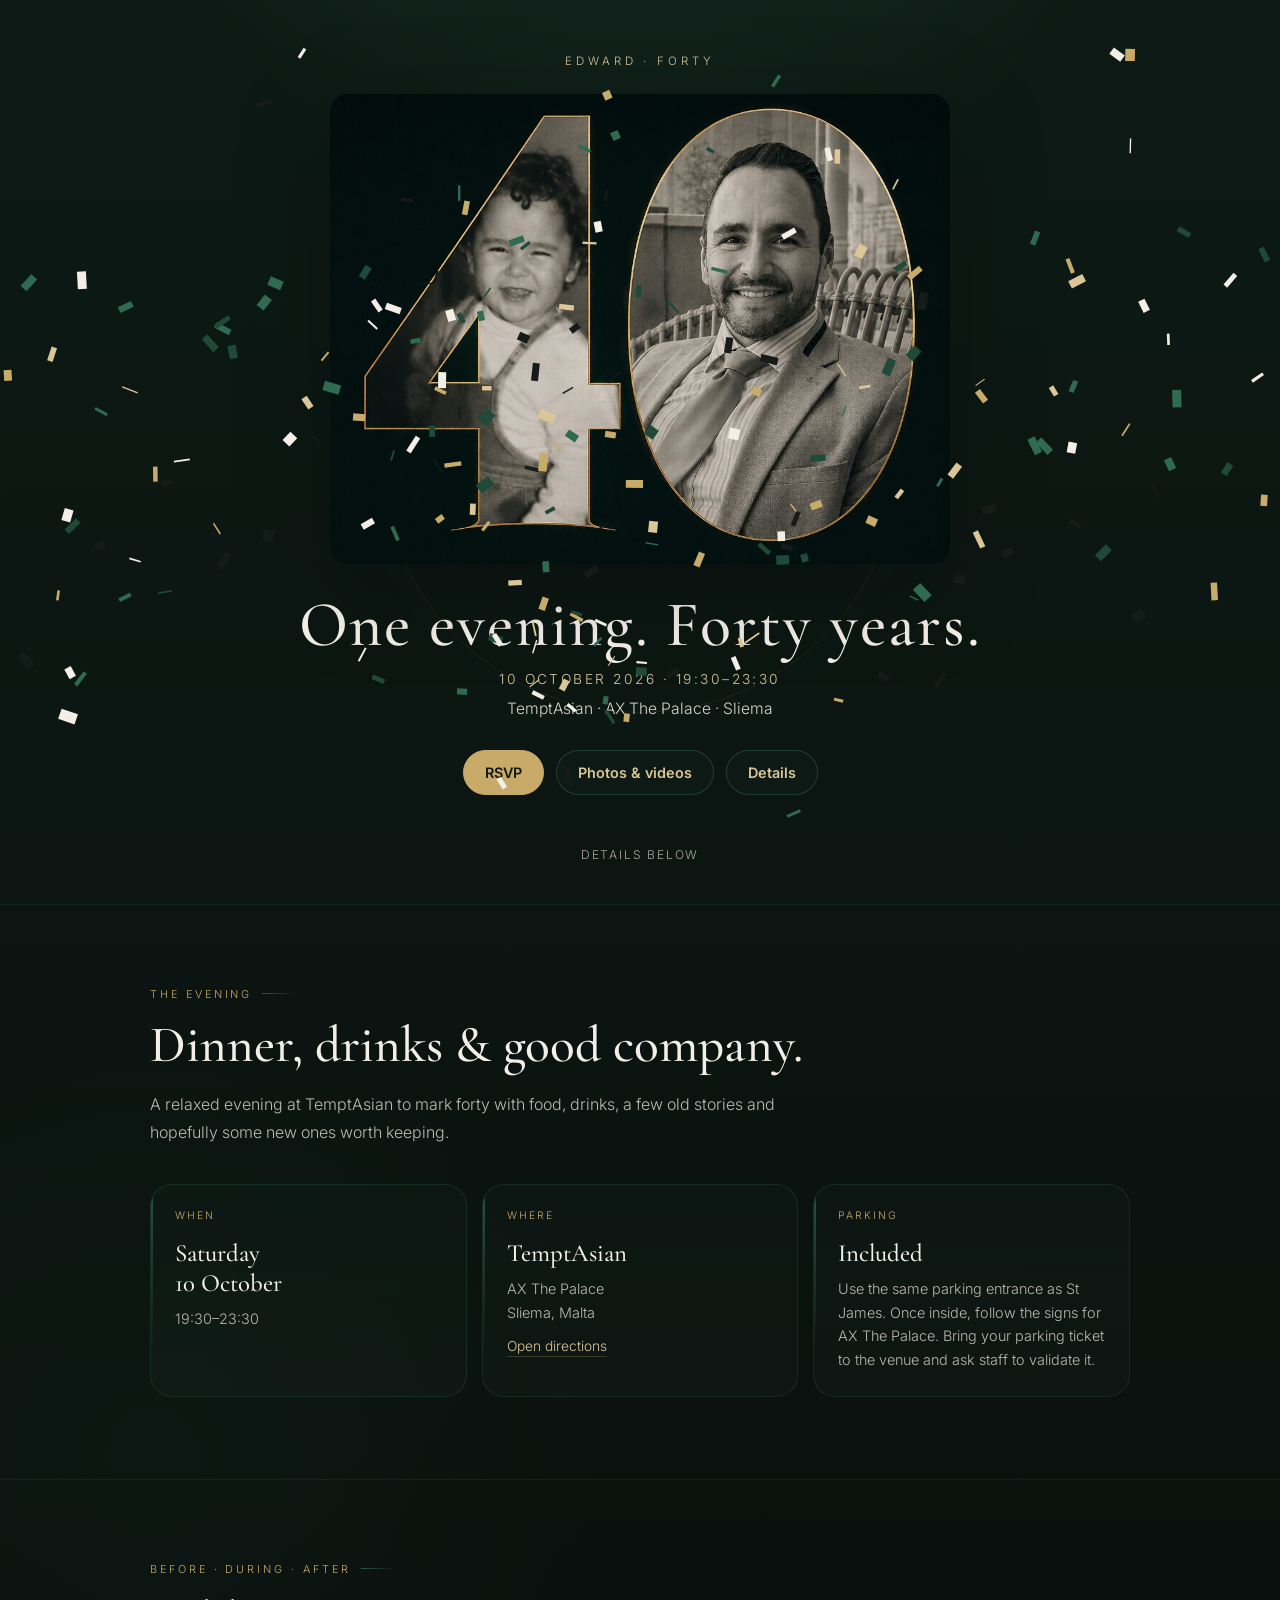
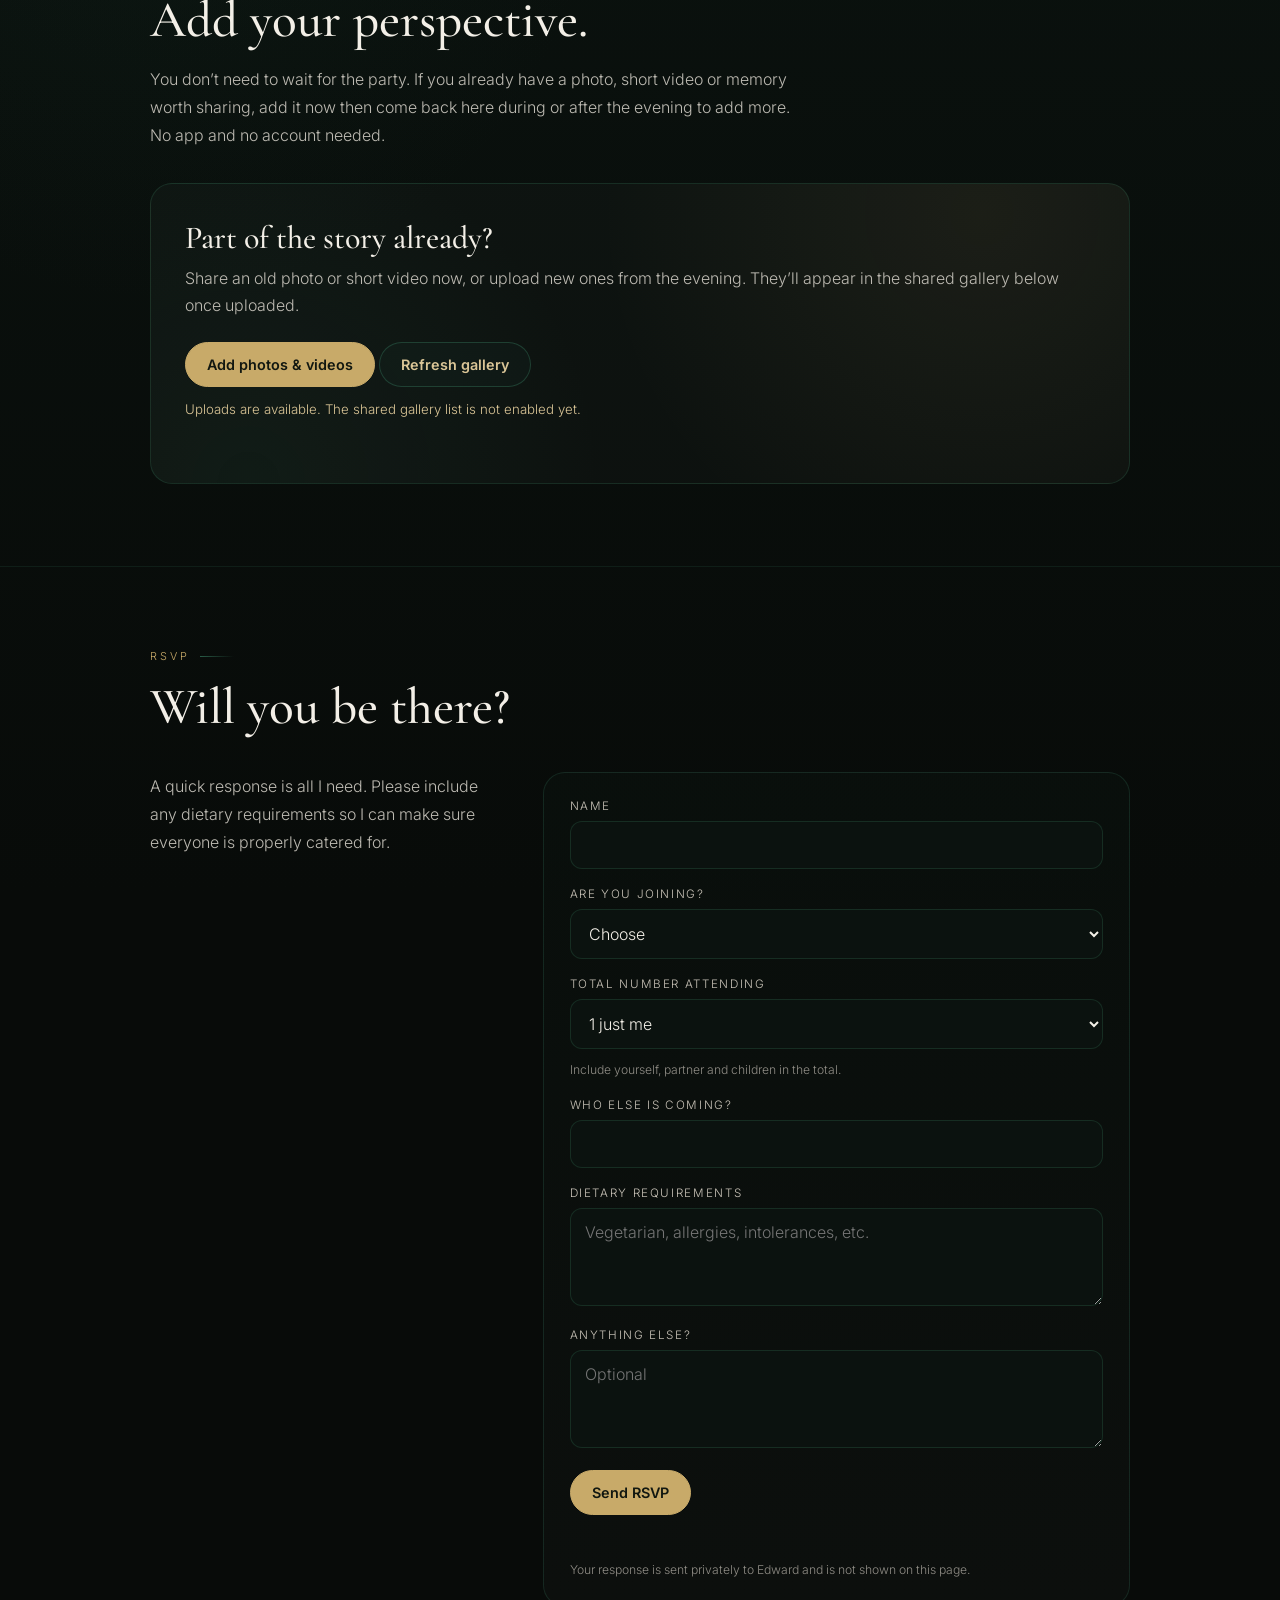
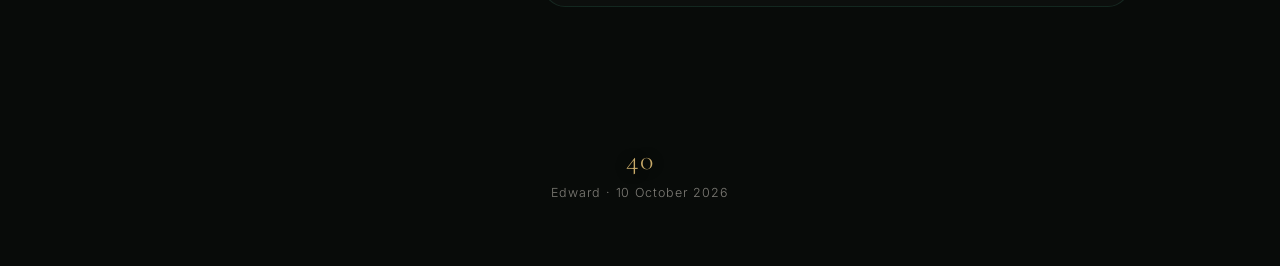
<file: static/turning40/index.html>
<!doctype html>
<html lang="en">
<head>
  <meta charset="utf-8" />
  <meta name="viewport" content="width=device-width, initial-scale=1" />
  <meta name="theme-color" content="#0d1a15" />

  <title>Edward · 40</title>
  <meta name="description" content="Edward's 40th   10 October 2026 at TemptAsian, AX The Palace, Sliema." />

  <!-- WhatsApp / social preview -->
  <meta property="og:title" content="Edward · 40" />
  <meta property="og:description" content="10 October 2026 · TemptAsian · AX The Palace · Sliema" />
  <meta property="og:type" content="website" />
  <meta property="og:url" content="https://borggrech.com/turning40/" />
  <meta property="og:image" content="https://borggrech.com/turning40/share.jpg" />
  <meta name="twitter:card" content="summary_large_image" />

  <link rel="preconnect" href="https://fonts.googleapis.com">
  <link rel="preconnect" href="https://fonts.gstatic.com" crossorigin>
  <link href="https://fonts.googleapis.com/css2?family=Cormorant+Garamond:wght@500;600&family=Inter:wght@300;400;500;600&display=swap" rel="stylesheet">

  <style>
    :root{
      --pine:#0d1a15;
      --pine-2:#13271f;
      --pine-accent:#1f4a39;
      --pine-soft:#2f6a52;
      --pine-glow:rgba(47,106,82,.18);
      --black:#080b09;
      --gold:#c8aa69;
      --gold-soft:#dbc697;
      --ivory:#f3efe7;
      --muted:#aca99f;
      --line:rgba(200,170,105,.25);
      --panel:rgba(255,255,255,.025);
      --radius:22px;
      --max:980px;
    }

    *{box-sizing:border-box}
    html{scroll-behavior:smooth}
    body{
      margin:0;
      background:
        radial-gradient(circle at 50% -10%, rgba(47,106,82,.28), transparent 36rem),
        radial-gradient(circle at 12% 42%, rgba(31,74,57,.10), transparent 28rem),
        linear-gradient(180deg,var(--pine),var(--black) 72%);
      color:var(--ivory);
      font-family:Inter,system-ui,-apple-system,BlinkMacSystemFont,"Segoe UI",sans-serif;
      font-weight:300;
      min-height:100vh;
    }

    a{color:inherit}
    button,input,select,textarea{font:inherit}

    .wrap{
      width:min(calc(100% - 36px),var(--max));
      margin-inline:auto;
    }

    .hero{
      min-height:94vh;
      display:grid;
      place-items:center;
      padding:54px 0 42px;
      text-align:center;
      position:relative;
      overflow:hidden;
    }

    .hero::after{
      content:"";
      position:absolute;
      width:520px;
      height:520px;
      border:1px solid rgba(200,170,105,.10);
      box-shadow:0 0 0 18px rgba(31,74,57,.035);
      border-radius:50%;
      filter:blur(.2px);
      pointer-events:none;
    }

    .hero-inner{position:relative;z-index:1;width:100%}

    .eyebrow{
      letter-spacing:.34em;
      text-transform:uppercase;
      font-size:.72rem;
      color:var(--gold-soft);
      margin-bottom:26px;
    }

    .forty-shell{
      width:min(88vw,620px);
      margin:0 auto 22px;
      display:grid;
      place-items:center;
      position:relative;
    }

    .forty-logo{
      display:block;
      width:auto;
      height:auto;
      max-width:100%;
      max-height:68vh;
      object-fit:contain;
      border-radius:18px;
      filter:drop-shadow(0 24px 44px rgba(0,0,0,.26));
    }

    .forty-fallback{
      display:none;
      font-family:"Cormorant Garamond",Georgia,serif;
      font-size:clamp(12rem,34vw,23rem);
      line-height:.72;
      color:var(--gold);
      letter-spacing:-.08em;
    }

    h1{
      font-family:"Cormorant Garamond",Georgia,serif;
      font-size:clamp(2.25rem,6vw,4rem);
      font-weight:500;
      letter-spacing:.03em;
      margin:10px 0 8px;
    }

    .hero-date{
      color:var(--gold-soft);
      text-transform:uppercase;
      letter-spacing:.18em;
      font-size:.86rem;
      margin:0 0 12px;
    }

    .hero-place{
      color:#d7d4cc;
      font-size:.98rem;
      margin:0 0 32px;
    }

    .actions{
      display:flex;
      gap:12px;
      justify-content:center;
      flex-wrap:wrap;
    }

    .btn{
      appearance:none;
      border:1px solid var(--gold);
      background:var(--gold);
      color:#111710;
      border-radius:999px;
      padding:13px 21px;
      text-decoration:none;
      font-weight:600;
      font-size:.9rem;
      cursor:pointer;
      transition:.2s ease;
    }

    .btn:hover{transform:translateY(-1px);filter:brightness(1.04)}
    .btn.secondary{
      background:rgba(31,74,57,.10);
      color:var(--gold-soft);
      border-color:rgba(47,106,82,.48);
    }
    .btn.secondary:hover{
      background:rgba(47,106,82,.18);
      border-color:rgba(47,106,82,.72);
    }
    .btn:disabled{opacity:.42;cursor:not-allowed;transform:none}

    .down{
      margin-top:52px;
      color:var(--muted);
      font-size:.75rem;
      letter-spacing:.15em;
      text-transform:uppercase;
    }

    section{
      padding:82px 0;
      border-top:1px solid rgba(47,106,82,.18);
    }

    .section-kicker{
      text-transform:uppercase;
      color:var(--gold);
      letter-spacing:.27em;
      font-size:.68rem;
      margin:0 0 13px;
      display:flex;
      align-items:center;
      gap:10px;
    }

    .section-kicker::after{
      content:"";
      width:34px;
      height:1px;
      background:linear-gradient(90deg,var(--pine-soft),transparent);
      opacity:.85;
    }

    .section-title{
      font-family:"Cormorant Garamond",Georgia,serif;
      font-weight:500;
      font-size:clamp(2.1rem,5vw,3.2rem);
      margin:0 0 14px;
    }

    .section-copy{
      color:#bdbab2;
      max-width:650px;
      line-height:1.75;
      margin:0;
    }

    .details-grid{
      display:grid;
      grid-template-columns:repeat(3,1fr);
      gap:15px;
      margin-top:38px;
    }

    .card{
      border:1px solid rgba(47,106,82,.26);
      background:
        linear-gradient(180deg,rgba(31,74,57,.07),rgba(255,255,255,.018));
      border-radius:var(--radius);
      padding:24px;
      min-height:180px;
      position:relative;
      overflow:hidden;
    }

    .card::before{
      content:"";
      position:absolute;
      inset:0 auto 0 0;
      width:2px;
      background:linear-gradient(180deg,var(--pine-soft),transparent 78%);
      opacity:.75;
    }

    .card-label{
      text-transform:uppercase;
      letter-spacing:.19em;
      font-size:.65rem;
      color:var(--gold);
      margin-bottom:16px;
    }

    .card h3{
      font-family:"Cormorant Garamond",Georgia,serif;
      font-size:1.55rem;
      font-weight:500;
      margin:0 0 9px;
    }

    .card p{
      color:#bcb8af;
      line-height:1.65;
      font-size:.9rem;
      margin:0;
    }

    .text-link{
      display:inline-block;
      margin-top:14px;
      color:var(--gold-soft);
      text-decoration:none;
      border-bottom:1px solid var(--line);
      padding-bottom:2px;
      font-size:.86rem;
    }

    .rsvp-layout{
      display:grid;
      grid-template-columns:.75fr 1.25fr;
      gap:40px;
      align-items:start;
      margin-top:34px;
    }

    form{
      border:1px solid rgba(47,106,82,.28);
      border-radius:var(--radius);
      padding:26px;
      background:
        linear-gradient(180deg,rgba(31,74,57,.06),rgba(255,255,255,.02));
    }

    .field{margin-bottom:18px}
    label{
      display:block;
      font-size:.73rem;
      text-transform:uppercase;
      letter-spacing:.14em;
      color:#c8c2b7;
      margin-bottom:8px;
    }

    input,select,textarea{
      width:100%;
      border:1px solid rgba(47,106,82,.30);
      background:#0b120f;
      color:var(--ivory);
      border-radius:12px;
      padding:13px 14px;
      outline:none;
      transition:border-color .2s ease, box-shadow .2s ease;
    }

    input:focus,select:focus,textarea:focus{
      border-color:rgba(200,170,105,.70);
      box-shadow:
        0 0 0 3px rgba(200,170,105,.06),
        0 0 0 6px rgba(47,106,82,.035);
    }

    textarea{min-height:98px;resize:vertical}

    .form-note{
      color:#8f8c85;
      font-size:.76rem;
      line-height:1.55;
      margin-top:12px;
    }

    .success{
      display:none;
      border:1px solid var(--line);
      border-radius:var(--radius);
      padding:30px;
      background:rgba(200,170,105,.06);
    }

    .success h3{
      font-family:"Cormorant Garamond",Georgia,serif;
      font-size:2rem;
      font-weight:500;
      margin:0 0 8px;
    }

    .success p{margin:0;color:#c9c5bc;line-height:1.65}

    .photo-panel{
      margin-top:34px;
      border:1px solid rgba(47,106,82,.30);
      border-radius:var(--radius);
      padding:34px;
      background:
        radial-gradient(circle at 85% 10%,rgba(200,170,105,.07),transparent 24rem),
        radial-gradient(circle at 10% 100%,rgba(47,106,82,.11),transparent 22rem),
        rgba(255,255,255,.02);
    }

    .photo-panel h3{
      font-family:"Cormorant Garamond",Georgia,serif;
      font-size:2rem;
      font-weight:500;
      margin:0 0 8px;
    }

    .photo-panel p{color:#bdbab2;line-height:1.7;margin:0 0 23px}

    .upload-status{
      margin-top:14px;
      min-height:20px;
      color:var(--gold-soft);
      font-size:.83rem;
    }

    .gallery{
      display:grid;
      grid-template-columns:repeat(3,1fr);
      gap:10px;
      margin-top:28px;
    }

    .gallery a{
      display:block;
      aspect-ratio:1/1;
      border-radius:14px;
      overflow:hidden;
      background:#111;
    }

    .gallery img,
    .gallery video{
      width:100%;
      height:100%;
      object-fit:cover;
      display:block;
      transition:transform .25s ease;
    }

    .gallery a:hover img{transform:scale(1.025)}

    .gallery-video{
      aspect-ratio:1/1;
      border-radius:14px;
      overflow:hidden;
      background:#111;
    }

    footer{
      padding:54px 0 66px;
      text-align:center;
      color:#7f7d77;
      font-size:.78rem;
      letter-spacing:.08em;
    }

    .footer-mark{
      font-family:"Cormorant Garamond",Georgia,serif;
      font-size:1.75rem;
      color:var(--gold);
      margin-bottom:8px;
      text-shadow:0 0 24px rgba(47,106,82,.22);
    }

    .hidden{display:none!important}

    /* Opening confetti  full-screen, non-interactive and temporary */
    #confettiCanvas{
      position:fixed;
      inset:0;
      width:100%;
      height:100%;
      pointer-events:none;
      z-index:9999;
    }

    @media (prefers-reduced-motion: reduce){
      #confettiCanvas{display:none}
    }

    @media(max-width:760px){
      .hero{min-height:88vh;padding-top:34px}
      .forty-shell{width:min(92vw,520px)}
      .details-grid{grid-template-columns:1fr}
      .card{min-height:auto}
      .rsvp-layout{grid-template-columns:1fr;gap:24px}
      .gallery{grid-template-columns:repeat(2,1fr)}
      section{padding:64px 0}
    }
  </style>
</head>

<body>
  <canvas id="confettiCanvas" aria-hidden="true"></canvas>
  <header class="hero">
    <div class="wrap hero-inner">
      <div class="eyebrow">Edward · Forty</div>

      <!--
        Replace "forty-logo.webp" with the final 40 artwork:
        baby Edward inside the 4, present-day Edward inside the 0.
      -->
      <div class="forty-shell" aria-label="Edward's 40th invitation artwork">
        <img
          class="forty-logo"
          src="share.jpg"
          alt="Edward's 40th birthday invitation"
          data-fallback="0"
          onerror="
            if (this.dataset.fallback === '0') {
              this.dataset.fallback = '1';
              this.src = 'invite.webp';
            } else if (this.dataset.fallback === '1') {
              this.dataset.fallback = '2';
              this.src = 'forty-logo.webp';
            } else {
              this.style.display='none';
              document.querySelector('.forty-fallback').style.display='block';
            }
          "
        />
        <div class="forty-fallback" aria-hidden="true">40</div>
      </div>

      <h1>One evening. Forty years.</h1>
      <p class="hero-date">10 October 2026 · 19:30–23:30</p>
      <p class="hero-place">TemptAsian · AX The Palace · Sliema</p>

      <div class="actions">
        <a class="btn" href="#rsvp">RSVP</a>
        <a class="btn secondary" href="#photos">Photos & videos</a>
        <a class="btn secondary" href="#details">Details</a>
      </div>

      <div class="down">Details below</div>
    </div>
  </header>

  <main>
    <section id="details">
      <div class="wrap">
        <p class="section-kicker">The evening</p>
        <h2 class="section-title">Dinner, drinks & good company.</h2>
        <p class="section-copy">
          A relaxed evening at TemptAsian to mark forty   with food, drinks,
          a few old stories and hopefully some new ones worth keeping.
        </p>

        <div class="details-grid">
          <article class="card">
            <div class="card-label">When</div>
            <h3>Saturday<br>10 October</h3>
            <p>19:30–23:30</p>
          </article>

          <article class="card">
            <div class="card-label">Where</div>
            <h3>TemptAsian</h3>
            <p>AX The Palace<br>Sliema, Malta</p>
            <a
              class="text-link"
              href="https://www.google.com/maps/search/?api=1&query=AX+The+Palace+Sliema+Malta"
              target="_blank"
              rel="noopener"
            >Open directions</a>
          </article>

          <article class="card">
            <div class="card-label">Parking</div>
            <h3>Included</h3>
            <p>
              Use the same parking entrance as St James. Once inside, follow the
              signs for AX The Palace. Bring your parking ticket to the venue
              and ask staff to validate it.
            </p>
          </article>
        </div>
      </div>
    </section>


    <section id="photos">
      <div class="wrap">
        <p class="section-kicker">Before · during · after</p>
        <h2 class="section-title">Add your perspective.</h2>
        <p class="section-copy">
          You don’t need to wait for the party. If you already have a photo, short video
          or memory worth sharing, add it now  then come back here during or after the
          evening to add more. No app and no account needed.
        </p>

        <div class="photo-panel">
          <h3>Part of the story already?</h3>
          <p>
            Share an old photo or short video now, or upload new ones from the evening.
            They’ll appear in the shared gallery below once uploaded.
          </p>

          <button class="btn" id="uploadButton" type="button">Add photos & videos</button>
          <input id="photoInput" type="file" accept="image/*,video/*" multiple hidden>
          <button class="btn secondary" id="refreshGallery" type="button">Refresh gallery</button>
          <div class="upload-status" id="uploadStatus"></div>

          <div class="gallery" id="gallery" aria-live="polite"></div>
        </div>
      </div>
    </section>

    <section id="rsvp">
      <div class="wrap">
        <p class="section-kicker">RSVP</p>
        <h2 class="section-title">Will you be there?</h2>

        <div class="rsvp-layout">
          <div>
            <p class="section-copy">
              A quick response is all I need. Please include any dietary
              requirements so I can make sure everyone is properly catered for.
            </p>
          </div>

          <div>
            <!--
              This form submits to a Google Apps Script Web App.
              Paste the deployment URL into CONFIG.appsScriptUrl below.
            -->
            <form id="rsvpForm" method="POST" target="rsvpTarget">
              <div class="field">
                <label for="name">Name</label>
                <input id="name" name="name" autocomplete="name" required />
              </div>

              <div class="field">
                <label for="attendance">Are you joining?</label>
                <select id="attendance" name="attendance" required>
                  <option value="" selected disabled>Choose</option>
                  <option value="Yes">Yes   I’ll be there</option>
                  <option value="No">Unfortunately not</option>
                </select>
              </div>

              <div class="field" id="guestCountField">
                <label for="guests">Total number attending</label>
                <select id="guests" name="guests">
                  <option value="1">1  just me</option>
                  <option value="2">2</option>
                  <option value="3">3</option>
                  <option value="4">4</option>
                  <option value="5">5</option>
                  <option value="6">6</option>
                  <option value="7">7</option>
                  <option value="8">8</option>
                </select>
                <div class="form-note">Include yourself, partner and children in the total.</div>
              </div>

              <div class="field" id="guestNamesField">
                <label for="guest_names">Who else is coming?</label>
                <input id="guest_names" name="guest_names" />
              </div>

              <div class="field" id="dietaryField">
                <label for="dietary">Dietary requirements</label>
                <textarea
                  id="dietary"
                  name="dietary"
                  placeholder="Vegetarian, allergies, intolerances, etc."
                ></textarea>
              </div>

              <div class="field">
                <label for="message">Anything else?</label>
                <textarea id="message" name="message" placeholder="Optional"></textarea>
              </div>

              <!-- Simple honeypot -->
              <input
                type="text"
                name="website"
                tabindex="-1"
                autocomplete="off"
                style="position:absolute;left:-9999px"
                aria-hidden="true"
              />

              <button class="btn" type="submit" id="rsvpSubmit">Send RSVP</button>
              <div class="upload-status" id="rsvpStatus"></div>
              <div class="form-note">
                Your response is sent privately to Edward and is not shown on this page.
              </div>
            </form>

            <div class="success" id="rsvpSuccess">
              <h3>Thank you.</h3>
              <p>Your RSVP has been received.</p>
            </div>

            <iframe
              name="rsvpTarget"
              id="rsvpTarget"
              title="RSVP submission"
              style="display:none"
            ></iframe>
          </div>
        </div>
      </div>
    </section>

  </main>

  <footer>
    <div class="wrap">
      <div class="footer-mark">40</div>
      Edward · 10 October 2026
    </div>
  </footer>

  <script>
    /*
      ============================================================
      CONFIGURATION   ONLY CHANGE THESE FOUR VALUES
      ============================================================
    */
    const CONFIG = {
      appsScriptUrl: "https://script.google.com/macros/s/AKfycbxzZfdeSxLTN0NCeR6hBEv3B9SWfO51LnjLL9nYJSEYgpKKJeiLhZGHvjfBIHdZMEoN/exec",
      cloudName: "pjtptmqf",
      uploadPreset: "turning40_guest_uploads",
      galleryTag: "turning40"
    };

    /*
      RSVP
    */
    const rsvpForm = document.getElementById("rsvpForm");
    const rsvpTarget = document.getElementById("rsvpTarget");
    const rsvpSubmit = document.getElementById("rsvpSubmit");
    const rsvpSuccess = document.getElementById("rsvpSuccess");
    const rsvpStatus = document.getElementById("rsvpStatus");
    const attendance = document.getElementById("attendance");

    let rsvpSubmitted = false;

    if (!CONFIG.appsScriptUrl.startsWith("PASTE_")) {
      rsvpForm.action = CONFIG.appsScriptUrl;
    } else {
      rsvpSubmit.disabled = true;
      rsvpSubmit.textContent = "RSVP setup required";
    }

    attendance.addEventListener("change", () => {
      const coming = attendance.value === "Yes";
      document.getElementById("guestCountField").classList.toggle("hidden", !coming);
      document.getElementById("guestNamesField").classList.toggle("hidden", !coming);
      document.getElementById("dietaryField").classList.toggle("hidden", !coming);
    });

    let rsvpTimer = null;

    rsvpForm.addEventListener("submit", () => {
      rsvpSubmitted = true;
      rsvpSubmit.disabled = true;
      rsvpSubmit.textContent = "Sending…";
      rsvpStatus.textContent = "Sending your RSVP…";

      clearTimeout(rsvpTimer);
      rsvpTimer = setTimeout(() => {
        if (!rsvpSubmitted) return;
        rsvpStatus.textContent =
          "This is taking longer than expected. Please try again.";
        rsvpSubmit.disabled = false;
        rsvpSubmit.textContent = "Send RSVP";
      }, 20000);
    });

    /*
      The form posts into this hidden iframe. Google Apps Script can wrap
      HtmlService responses in its own sandboxed iframe, so a postMessage
      from the response is not always delivered back to this page.
      The iframe's load event is cross-origin safe and is enough here:
      if the Apps Script request completed, the target iframe loads.
    */
    rsvpTarget.addEventListener("load", () => {
      if (!rsvpSubmitted) return;

      clearTimeout(rsvpTimer);
      rsvpSubmitted = false;

      // Small pause avoids a visual flash while Google finishes the redirect.
      setTimeout(() => {
        rsvpForm.style.display = "none";
        rsvpSuccess.style.display = "block";
        rsvpSuccess.scrollIntoView({ behavior: "smooth", block: "center" });
      }, 250);
    });

    /*
      PHOTO + VIDEO UPLOAD
      Uses Cloudinary's unsigned Upload API directly.
      /auto/upload lets Cloudinary detect image vs video automatically.
    */
    const uploadButton = document.getElementById("uploadButton");
    const photoInput = document.getElementById("photoInput");
    const uploadStatus = document.getElementById("uploadStatus");
    const refreshGallery = document.getElementById("refreshGallery");
    const gallery = document.getElementById("gallery");

    const cloudinaryReady =
      !CONFIG.cloudName.startsWith("PASTE_") &&
      !CONFIG.uploadPreset.startsWith("PASTE_");

    if (!cloudinaryReady) {
      uploadButton.disabled = true;
      refreshGallery.disabled = true;
      uploadStatus.textContent = "Photo and video sharing will open once the gallery is configured.";
    }

    uploadButton.addEventListener("click", () => {
      if (!cloudinaryReady) return;
      photoInput.value = "";
      photoInput.click();
    });

    photoInput.addEventListener("change", async () => {
      const files = Array.from(photoInput.files || []);
      if (!files.length) return;

      uploadButton.disabled = true;
      refreshGallery.disabled = true;

      let uploaded = 0;
      const failures = [];

      for (let i = 0; i < files.length; i++) {
        const file = files[i];
        const isImage = file.type.startsWith("image/");
        const isVideo = file.type.startsWith("video/");

        if (!isImage && !isVideo) {
          failures.push(`${file.name}: unsupported file type`);
          continue;
        }

        // Sensible guest-upload limits. Cloudinary may impose its own plan limits too.
        const limit = isVideo ? 100 * 1024 * 1024 : 20 * 1024 * 1024;
        if (file.size > limit) {
          failures.push(
            `${file.name}: larger than ${isVideo ? "100 MB" : "20 MB"}`
          );
          continue;
        }

        uploadStatus.textContent =
          `Uploading ${i + 1} of ${files.length}…`;

        const formData = new FormData();
        formData.append("file", file);
        formData.append("upload_preset", CONFIG.uploadPreset);
        formData.append("tags", CONFIG.galleryTag);

        try {
          const response = await fetch(
            `https://api.cloudinary.com/v1_1/${CONFIG.cloudName}/auto/upload`,
            {
              method: "POST",
              body: formData
            }
          );

          const data = await response.json().catch(() => ({}));

          if (!response.ok) {
            const detail =
              data && data.error && data.error.message
                ? data.error.message
                : `HTTP ${response.status}`;
            throw new Error(detail);
          }

          uploaded++;

          if (data.secure_url) {
            prependUploadedAsset(data);
          }
        } catch (err) {
          console.error("Cloudinary upload failed:", err);
          failures.push(`${file.name}: ${err.message || "upload failed"}`);
        }
      }

      uploadButton.disabled = false;
      refreshGallery.disabled = false;

      if (uploaded && !failures.length) {
        uploadStatus.textContent =
          `${uploaded} item${uploaded === 1 ? "" : "s"} uploaded  thank you.`;
      } else if (uploaded) {
        uploadStatus.textContent =
          `${uploaded} uploaded. ${failures.length} failed: ${failures.join(" · ")}`;
      } else {
        uploadStatus.textContent =
          `Upload failed: ${failures.join(" · ") || "Please check the Cloudinary upload preset."}`;
      }

      if (uploaded) {
        setTimeout(loadGallery, 1800);
      }
    });

    refreshGallery.addEventListener("click", loadGallery);

    function prependUploadedAsset(asset) {
      if (asset.resource_type === "video") {
        const wrap = document.createElement("div");
        wrap.className = "gallery-video";

        const video = document.createElement("video");
        video.src = asset.secure_url;
        video.controls = true;
        video.preload = "metadata";
        video.playsInline = true;

        wrap.appendChild(video);
        gallery.prepend(wrap);
        return;
      }

      const link = document.createElement("a");
      link.href = asset.secure_url;
      link.target = "_blank";
      link.rel = "noopener";

      const img = document.createElement("img");
      img.src = asset.secure_url;
      img.loading = "lazy";
      img.alt = "Guest photo from Edward's 40th birthday";

      link.appendChild(img);
      gallery.prepend(link);
    }

    async function fetchResourceList(resourceType) {
      const url =
        `https://res.cloudinary.com/${CONFIG.cloudName}/${resourceType}/list/${CONFIG.galleryTag}.json`;

      const response = await fetch(url, { cache: "no-store" });

      if (!response.ok) {
        throw new Error(`${resourceType} list returned HTTP ${response.status}`);
      }

      const data = await response.json();

      return (data.resources || []).map((asset) => ({
        ...asset,
        resource_type: resourceType
      }));
    }

    async function loadGallery() {
      if (!cloudinaryReady) return;

      try {
        uploadStatus.textContent = "Loading photos & videos…";

        // Ask Cloudinary separately for tagged images and videos.
        const results = await Promise.allSettled([
          fetchResourceList("image"),
          fetchResourceList("video")
        ]);

        const resources = results
          .filter((r) => r.status === "fulfilled")
          .flatMap((r) => r.value)
          .sort((a, b) => new Date(b.created_at) - new Date(a.created_at));

        const failedLists = results.filter((r) => r.status === "rejected");

        gallery.innerHTML = "";

        if (!resources.length) {
          if (failedLists.length === results.length) {
            throw new Error("Cloudinary Resource List is restricted.");
          }
          uploadStatus.textContent = "Nothing shared yet. Be the first.";
          return;
        }

        resources.forEach((asset) => {
          const publicId = asset.public_id;
          const format = asset.format || (asset.resource_type === "video" ? "mp4" : "jpg");

          if (asset.resource_type === "video") {
            const wrap = document.createElement("div");
            wrap.className = "gallery-video";

            const video = document.createElement("video");
            video.src =
              `https://res.cloudinary.com/${CONFIG.cloudName}/video/upload/` +
              `q_auto/${publicId}.${format}`;
            video.controls = true;
            video.preload = "metadata";
            video.playsInline = true;

            wrap.appendChild(video);
            gallery.appendChild(wrap);
            return;
          }

          const thumb =
            `https://res.cloudinary.com/${CONFIG.cloudName}/image/upload/` +
            `f_auto,q_auto,c_fill,w_700,h_700/${publicId}.${format}`;

          const full =
            `https://res.cloudinary.com/${CONFIG.cloudName}/image/upload/` +
            `f_auto,q_auto,c_limit,w_1800/${publicId}.${format}`;

          const link = document.createElement("a");
          link.href = full;
          link.target = "_blank";
          link.rel = "noopener";

          const img = document.createElement("img");
          img.src = thumb;
          img.loading = "lazy";
          img.alt = "Guest photo from Edward's 40th birthday";

          link.appendChild(img);
          gallery.appendChild(link);
        });

        uploadStatus.textContent =
          `${resources.length} shared item${resources.length === 1 ? "" : "s"}`;
      } catch (err) {
        console.error("Gallery load failed:", err);
        uploadStatus.textContent =
          "Uploads are available. The shared gallery list is not enabled yet.";
      }
    }

    if (cloudinaryReady) {
      loadGallery();
    }
  </script>

  <script>
    /*
      OPENING CONFETTI
      A short, elegant burst using the party palette:
      muted gold, pine green, ivory and charcoal.
      No external library required.
    */
    (() => {
      if (window.matchMedia("(prefers-reduced-motion: reduce)").matches) return;

      const canvas = document.getElementById("confettiCanvas");
      if (!canvas) return;

      const ctx = canvas.getContext("2d");
      const colors = ["#c8aa69", "#dbc697", "#2f6a52", "#1f4a39", "#f3efe7", "#151b18"];
      const particles = [];
      let width = 0;
      let height = 0;
      let dpr = 1;
      let animationFrame = null;

      function resize() {
        dpr = Math.min(window.devicePixelRatio || 1, 2);
        width = window.innerWidth;
        height = window.innerHeight;
        canvas.width = Math.floor(width * dpr);
        canvas.height = Math.floor(height * dpr);
        canvas.style.width = width + "px";
        canvas.style.height = height + "px";
        ctx.setTransform(dpr, 0, 0, dpr, 0, 0);
      }

      function rand(min, max) {
        return Math.random() * (max - min) + min;
      }

      function makeParticle(originX, originY, sideBias = 0) {
        const angle = rand(-Math.PI * 0.88, -Math.PI * 0.12);
        const speed = rand(9, 19);

        return {
          x: originX,
          y: originY,
          vx: Math.cos(angle) * speed + sideBias,
          vy: Math.sin(angle) * speed - rand(2, 7),
          gravity: rand(0.18, 0.34),
          drag: rand(0.985, 0.995),
          rotation: rand(0, Math.PI * 2),
          rotationSpeed: rand(-0.24, 0.24),
          w: rand(6, 11),
          h: rand(10, 18),
          color: colors[Math.floor(Math.random() * colors.length)],
          life: rand(110, 170),
          age: 0,
          wobble: rand(0, Math.PI * 2),
          wobbleSpeed: rand(0.05, 0.11)
        };
      }

      function burst() {
        resize();

        const count = width < 700 ? 115 : 175;
        const leftX = width * 0.18;
        const rightX = width * 0.82;
        const baseY = height * 0.88;

        // Two upward bursts from the lower corners, meeting over the hero.
        for (let i = 0; i < count; i++) {
          const useLeft = i % 2 === 0;
          particles.push(
            makeParticle(
              useLeft ? leftX : rightX,
              baseY + rand(-18, 18),
              useLeft ? rand(1, 5) : rand(-5, -1)
            )
          );
        }

        // Smaller central pop for a true "opening explosion".
        const centerCount = width < 700 ? 35 : 55;
        for (let i = 0; i < centerCount; i++) {
          const angle = rand(0, Math.PI * 2);
          const speed = rand(4, 10);
          particles.push({
            x: width / 2 + rand(-16, 16),
            y: height * 0.30 + rand(-8, 8),
            vx: Math.cos(angle) * speed,
            vy: Math.sin(angle) * speed,
            gravity: rand(0.12, 0.24),
            drag: rand(0.985, 0.995),
            rotation: rand(0, Math.PI * 2),
            rotationSpeed: rand(-0.2, 0.2),
            w: rand(5, 9),
            h: rand(8, 15),
            color: colors[Math.floor(Math.random() * colors.length)],
            life: rand(90, 135),
            age: 0,
            wobble: rand(0, Math.PI * 2),
            wobbleSpeed: rand(0.05, 0.11)
          });
        }

        animate();
      }

      function animate() {
        ctx.clearRect(0, 0, width, height);

        let active = 0;

        for (const p of particles) {
          if (p.age >= p.life) continue;
          active++;

          p.age++;
          p.vx *= p.drag;
          p.vy = p.vy * p.drag + p.gravity;
          p.wobble += p.wobbleSpeed;
          p.x += p.vx + Math.sin(p.wobble) * 0.55;
          p.y += p.vy;
          p.rotation += p.rotationSpeed;

          const fadeStart = p.life * 0.72;
          const alpha = p.age > fadeStart
            ? Math.max(0, 1 - (p.age - fadeStart) / (p.life - fadeStart))
            : 1;

          ctx.save();
          ctx.globalAlpha = alpha;
          ctx.translate(p.x, p.y);
          ctx.rotate(p.rotation);

          // Slight 3D flip illusion.
          const flip = Math.cos(p.age * 0.16 + p.wobble);
          ctx.scale(Math.max(0.18, Math.abs(flip)), 1);

          ctx.fillStyle = p.color;
          ctx.fillRect(-p.w / 2, -p.h / 2, p.w, p.h);
          ctx.restore();
        }

        if (active > 0) {
          animationFrame = requestAnimationFrame(animate);
        } else {
          ctx.clearRect(0, 0, width, height);
          canvas.remove();
          if (animationFrame) cancelAnimationFrame(animationFrame);
          window.removeEventListener("resize", resize);
        }
      }

      window.addEventListener("resize", resize);

      // Let the hero render first, then fire.
      window.addEventListener("load", () => {
        setTimeout(burst, 180);
      }, { once: true });
    })();
  </script>

</body>
</html>
</file>
